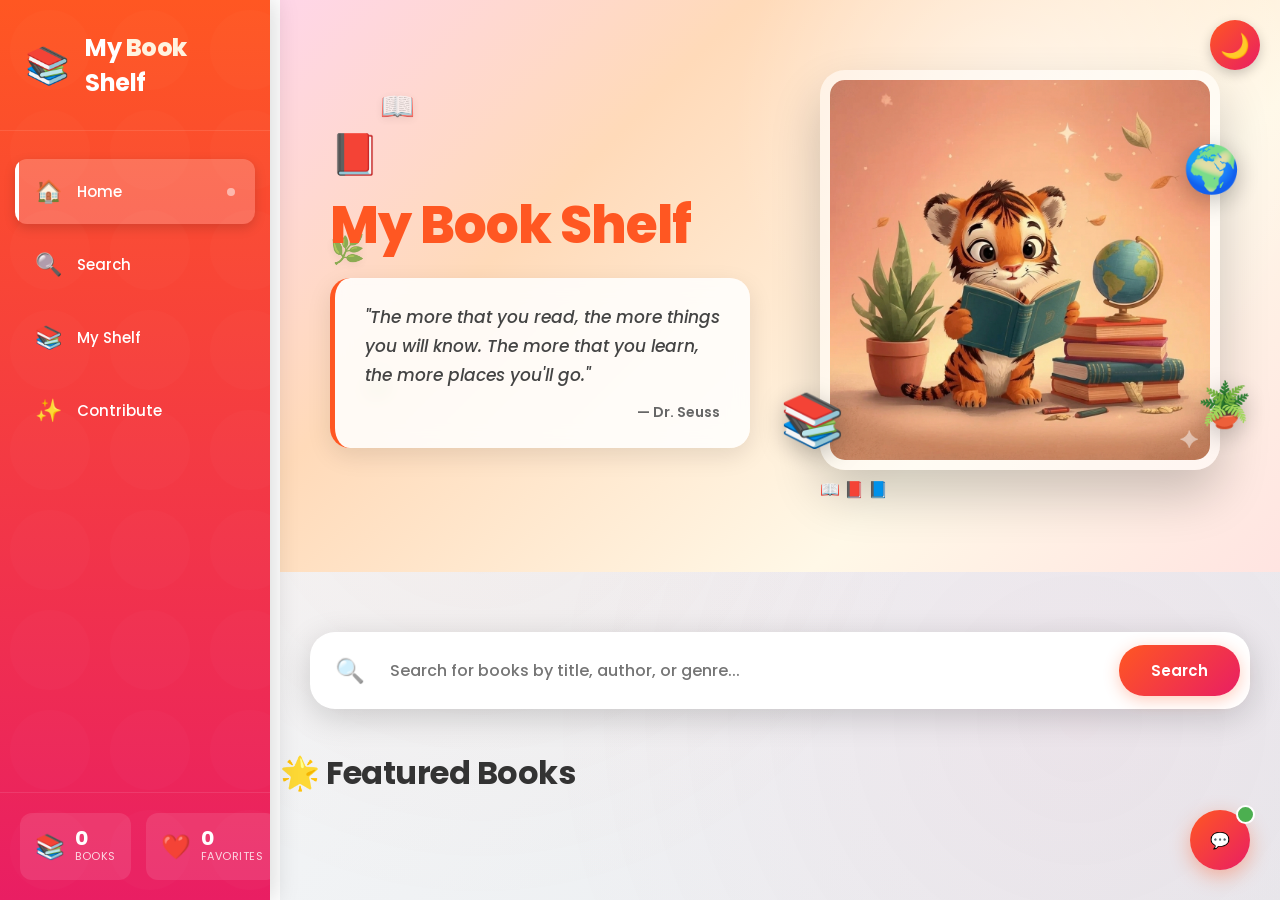
<file: public/index.html>
<!DOCTYPE html>
<html lang="en">
<head>
    <meta charset="UTF-8">
    <meta name="viewport" content="width=device-width, initial-scale=1.0">
    <meta name="description" content="My Book Shelf - Explore diverse collection of books and digital resources">
    <meta name="theme-color" content="#ff5722">
    <title>My Book Shelf - Discover & Read Books</title>
    <link rel="stylesheet" href="css\style.css">
    <link rel="preconnect" href="https://fonts.googleapis.com">
    <link rel="preconnect" href="https://fonts.gstatic.com" crossorigin>
    <link href="https://fonts.googleapis.com/css2?family=Poppins:wght@300;400;500;600;700;800&display=swap" rel="stylesheet">
</head>
<body>
    <!-- Sidebar -->
    <nav class="sidebar" id="sidebar" role="navigation" aria-label="Main navigation">
        <div class="sidebar-header">
            <div class="logo-container">
                <span class="logo-icon">📚</span>
                <h2>My <span>Book</span> Shelf</h2>
            </div>
        </div>
        
        <ul class="nav-menu">
            <li id="home-button" role="button" tabindex="0" class="nav-item">
                <span class="nav-icon">🏠</span>
                <span class="nav-text">Home</span>
                <span class="nav-indicator"></span>
            </li>
            <li id="Search" role="button" tabindex="0" class="nav-item">
                <span class="nav-icon">🔍</span>
                <span class="nav-text">Search</span>
                <span class="nav-indicator"></span>
            </li>
            <li id="My Shelf" role="button" tabindex="0" class="nav-item">
                <span class="nav-icon">📚</span>
                <span class="nav-text">My Shelf</span>
                <span class="nav-indicator"></span>
            </li>
            <li id="Contribute" role="button" tabindex="0" class="nav-item" onclick="window.location.href='contribute.html'">
                <span class="nav-icon">✨</span>
                <span class="nav-text">Contribute</span>
                <span class="nav-indicator"></span>
            </li>
        </ul>
        <div class="sidebar-footer">
            <div class="user-stats">
                <div class="stat-item">
                    <span class="stat-icon">📚</span>
                    <div>
                        <p class="stat-value" id="books-count">0</p>
                        <p class="stat-label">Books</p>
                    </div>
                </div>
                <div class="stat-item">
                    <span class="stat-icon">❤️</span>
                    <div>
                        <p class="stat-value" id="favorites-count">0</p>
                        <p class="stat-label">Favorites</p>
                    </div>
                </div>
            </div>
        </div>
    </nav>

    <!-- Main Content -->
    <main class="main-content">
        <!-- Hero Banner -->
        <section class="hero-banner">
            <!-- <div class="sparkle-particles">
                <span class="particle p1">✨</span>
                <span class="particle p2">⭐</span>
                <span class="particle p3">✨</span>
                <span class="particle p4">💫</span>
                <span class="particle p5">⭐</span>
                <span class="particle p6">✨</span>
                <span class="particle p7">💫</span>
                <span class="particle p8">✨</span>
            </div> -->
            <div class="floating-decor">
                <span class="float-icon book-float-1">📖</span>
                <span class="float-icon sparkle-1">✨</span>
                <span class="float-icon leaf-1">🍃</span>
                <span class="float-icon book-float-2">📚</span>
                <span class="float-icon sparkle-2">⭐</span>
                <span class="float-icon leaf-2">🌿</span>
            </div>
            <div class="hero-content">
                <div class="hero-icon">📕</div>
                <h1>My Book Shelf</h1>
                <div class="hero-quote-card">
                    <p class="hero-quote">"The more that you read, the more things you will know. The more that you learn, the more places you'll go."</p>
                    <p class="hero-author">— Dr. Seuss</p>
                </div>
            </div>
            <div class="hero-illustration">
                <div class="magical-archway">
                    <div class="archway-glow"></div>
                    <div class="tiger-container">
                        <img src="img/tiger.jpg" alt="Cute tiger reading" class="tiger-mascot">
                        <div class="decoration-items">
                            <div class="book-stack">📚</div>
                            <div class="globe">🌍</div>
                            <div class="plant">🪴</div>
                        </div>
                        <div class="floating-books">
                            <span class="fb1">📖</span>
                            <span class="fb2">📕</span>
                            <span class="fb3">📘</span>
                        </div>
                    </div>
                </div>
            </div>
        </section>

        <!-- Header -->
        <header class="header">
            <div class="mobile-nav">
                <a href="index.html" class="mobile-nav-btn">🏠 Home</a>
                <a href="my-shelf.html" class="mobile-nav-btn">📚 My Shelf</a>
                <a href="contribute.html" class="mobile-nav-btn">✨ Contribute</a>
            </div>
            <div class="quote">
                <p>"Welcome to Read Me! Explore our diverse collection of books and digital resources, and enjoy a space dedicated to learning, research, and discovery. Happy reading!"</p>
                <span>- Walt Disney</span>
            </div>
        </header>

        <!-- Search Box -->
        <section class="search-box" role="search">
            <div class="search-container">
                <span class="search-icon">🔍</span>
                <input 
                    type="text" 
                    id="search-input" 
                    placeholder="Search for books by title, author, or genre..."
                    aria-label="Search for books"
                >
                <button id="search-button" aria-label="Search">
                    <span>Search</span>
                    <span class="btn-glow"></span>
                </button>
            </div>
        </section>

        <!-- Books Section -->
        <section class="book-section">
            <div class="section-header">
                <h3>🌟 Featured Books</h3>
                <div class="view-toggle">
                    <button class="view-btn active" data-view="grid" title="Grid View">
                        <span>☷️</span>
                    </button>
                    <button class="view-btn" data-view="list" title="List View">
                        <span>☰</span>
                    </button>
                </div>
            </div>
            <div class="books" id="book-container" role="list"></div>
        </section>
    </main>

    <!-- Chatbot Container -->
    <aside class="chatbot-container" id="chatbot-container" role="complementary" aria-label="Book recommendation chatbot">
        <div class="chatbot-header">
            <h4>📖 Book Bot</h4>
            <button id="close-chatbot" aria-label="Close chatbot">×</button>
        </div>
        <div class="chatbot-body" id="chatbot-body">
            <div class="chatbot-message bot">
                👋 Hello! Please select a genre to explore books:
            </div>
            <div id="genre-options" class="genre-options" role="list">
                <!-- Genre buttons dynamically added here -->
            </div>
        </div>
        <div class="chatbot-input-container">
            <input type="text" id="chatbot-input" placeholder="Ask me about books..." aria-label="Chat input">
            <button id="chatbot-send" aria-label="Send message">➤</button>
        </div>
    </aside>

    <!-- Chatbot Toggle Button -->
    <button id="chatbot-toggle" aria-label="Open book recommendation chatbot">💬</button>

    <!-- Dark Mode Toggle -->
    <button id="dark-mode-toggle" class="dark-mode-toggle" aria-label="Toggle dark mode">🌙</button>

    <!-- Quick Actions Menu -->
    <div class="quick-actions" id="quick-actions">
        <button class="quick-action-btn" id="filter-btn" title="Filter Books">
            <span>🔍</span>
        </button>
        <button class="quick-action-btn" id="view-favorites-btn" title="View Favorites">
            <span>❤️</span>
        </button>
        <button class="quick-action-btn" id="random-book-btn" title="Random Book">
            <span>🎲</span>
        </button>
    </div>

    <!-- Book Preview Modal -->
    <div class="modal" id="book-modal">
        <div class="modal-content">
            <button class="modal-close" id="modal-close">&times;</button>
            <div class="modal-body" id="modal-body">
                <!-- Book details will be inserted here -->
            </div>
        </div>
    </div>

    <!-- Book Reader Modal -->
    <div class="book-reader-modal" id="book-reader-modal">
        <div class="book-reader-container">
            <div class="book-reader-header">
                <div class="book-reader-title" id="reader-book-title">Book Reader</div>
                <button class="book-reader-close" id="reader-close">&times;</button>
            </div>
            <div class="book-reader-content" id="reader-content">
                <!-- Full book content will be loaded here -->
            </div>
        </div>
    </div>

    <!-- Filter Panel -->
    <div class="filter-panel" id="filter-panel">
        <div class="filter-header">
            <h3>Filter Books</h3>
            <button id="close-filter">&times;</button>
        </div>
        <div class="filter-content">
            <div class="filter-group">
                <label>Sort By:</label>
                <select id="sort-select">
                    <option value="relevance">Relevance</option>
                    <option value="newest">Newest</option>
                    <option value="title">Title (A-Z)</option>
                </select>
            </div>
            <div class="filter-group">
                <label>Language:</label>
                <select id="language-select">
                    <option value="">All Languages</option>
                    <option value="en">English</option>
                    <option value="es">Spanish</option>
                    <option value="fr">French</option>
                </select>
            </div>
            <button class="apply-filter-btn" id="apply-filter">Apply Filters</button>
        </div>
    </div>

    <script src="script.js"></script>
    <script>
    window.addEventListener('load', function() {
        var container = document.getElementById('book-container');
        if (!container) return;
        setTimeout(function() {
            if (container.children.length === 0 || container.querySelector('.skeleton')) {
                var books = [
                    { id: 's1', title: 'The Midnight Library', author: 'Matt Haig', img: 'https://covers.openlibrary.org/b/id/10909258-M.jpg', link: 'https://openlibrary.org/works/OL20652688W' },
                    { id: 's2', title: 'Atomic Habits', author: 'James Clear', img: 'https://covers.openlibrary.org/b/id/10527843-M.jpg', link: 'https://openlibrary.org/works/OL17930368W' },
                    { id: 's3', title: 'Sapiens', author: 'Yuval Noah Harari', img: 'https://covers.openlibrary.org/b/id/8739161-M.jpg', link: 'https://openlibrary.org/works/OL17335652W' },
                    { id: 's4', title: 'Dune', author: 'Frank Herbert', img: 'https://covers.openlibrary.org/b/id/8231856-M.jpg', link: 'https://openlibrary.org/works/OL818020W' },
                    { id: 's5', title: 'The Great Gatsby', author: 'F. Scott Fitzgerald', img: 'https://covers.openlibrary.org/b/id/7222246-M.jpg', link: 'https://openlibrary.org/works/OL468431W' },
                    { id: 's6', title: '1984', author: 'George Orwell', img: 'https://covers.openlibrary.org/b/id/8575708-M.jpg', link: 'https://openlibrary.org/works/OL1168007W' },
                    { id: 's7', title: 'To Kill a Mockingbird', author: 'Harper Lee', img: 'https://covers.openlibrary.org/b/id/8228691-M.jpg', link: 'https://openlibrary.org/works/OL450749W' },
                    { id: 's8', title: 'Pride and Prejudice', author: 'Jane Austen', img: 'https://covers.openlibrary.org/b/id/8235657-M.jpg', link: 'https://openlibrary.org/works/OL66554W' },
                    { id: 's9', title: 'The Alchemist', author: 'Paulo Coelho', img: 'https://covers.openlibrary.org/b/id/8479576-M.jpg', link: 'https://openlibrary.org/works/OL16328948W' },
                    { id: 's10', title: 'Harry Potter', author: 'J.K. Rowling', img: 'https://covers.openlibrary.org/b/id/10521270-M.jpg', link: 'https://openlibrary.org/works/OL82563W' },
                    { id: 's11', title: 'The Hobbit', author: 'J.R.R. Tolkien', img: 'https://covers.openlibrary.org/b/id/8406786-M.jpg', link: 'https://openlibrary.org/works/OL262758W' },
                    { id: 's12', title: 'Educated', author: 'Tara Westover', img: 'https://covers.openlibrary.org/b/id/9256188-M.jpg', link: 'https://openlibrary.org/works/OL17756329W' },
                    { id: 's13', title: 'Brave New World', author: 'Aldous Huxley', img: 'https://covers.openlibrary.org/b/id/8406782-M.jpg', link: 'https://openlibrary.org/works/OL81350W' },
                    { id: 's14', title: 'The Da Vinci Code', author: 'Dan Brown', img: 'https://covers.openlibrary.org/b/id/8406784-M.jpg', link: 'https://openlibrary.org/works/OL16328949W' },
                    { id: 's15', title: 'Rich Dad Poor Dad', author: 'Robert Kiyosaki', img: 'https://covers.openlibrary.org/b/id/8739085-M.jpg', link: 'https://openlibrary.org/works/OL81624W' },
                    { id: 's16', title: 'Sherlock Holmes', author: 'Arthur Conan Doyle', img: 'https://covers.openlibrary.org/b/id/8231991-M.jpg', link: 'https://openlibrary.org/works/OL262759W' }
                ];
                container.innerHTML = '';
                books.forEach(function(book) {
                    var div = document.createElement('div');
                    div.className = 'book-item';
                    div.innerHTML = '<button class="favorite-btn" onclick="handleFavorite(\'' + book.id + '\', this, event)">🤍</button>' +
                        '<img src="' + book.img + '" alt="' + book.title + '" loading="lazy" onerror="this.src=\'https://via.placeholder.com/150x200?text=No+Cover\'">' +
                        '<p>' + book.title + '</p>' +
                        '<p class="book-author-small">' + book.author + '</p>' +
                        '<div class="book-actions">' +
                        '<button class="read-btn" onclick="window.open(\'' + book.link + '\',\'_blank\')">Read Now</button>' +
                        '<button class="add-shelf-btn" onclick="addToShelf(\'' + book.id + '\',\'' + book.title + '\',\'' + book.author + '\',\'' + book.img + '\',this,event)">+ Add to Shelf</button>' +
                        '</div>';
                    container.appendChild(div);
                });
            }
        }, 3000);
    });
    </script>
</body>
</html>
</file>
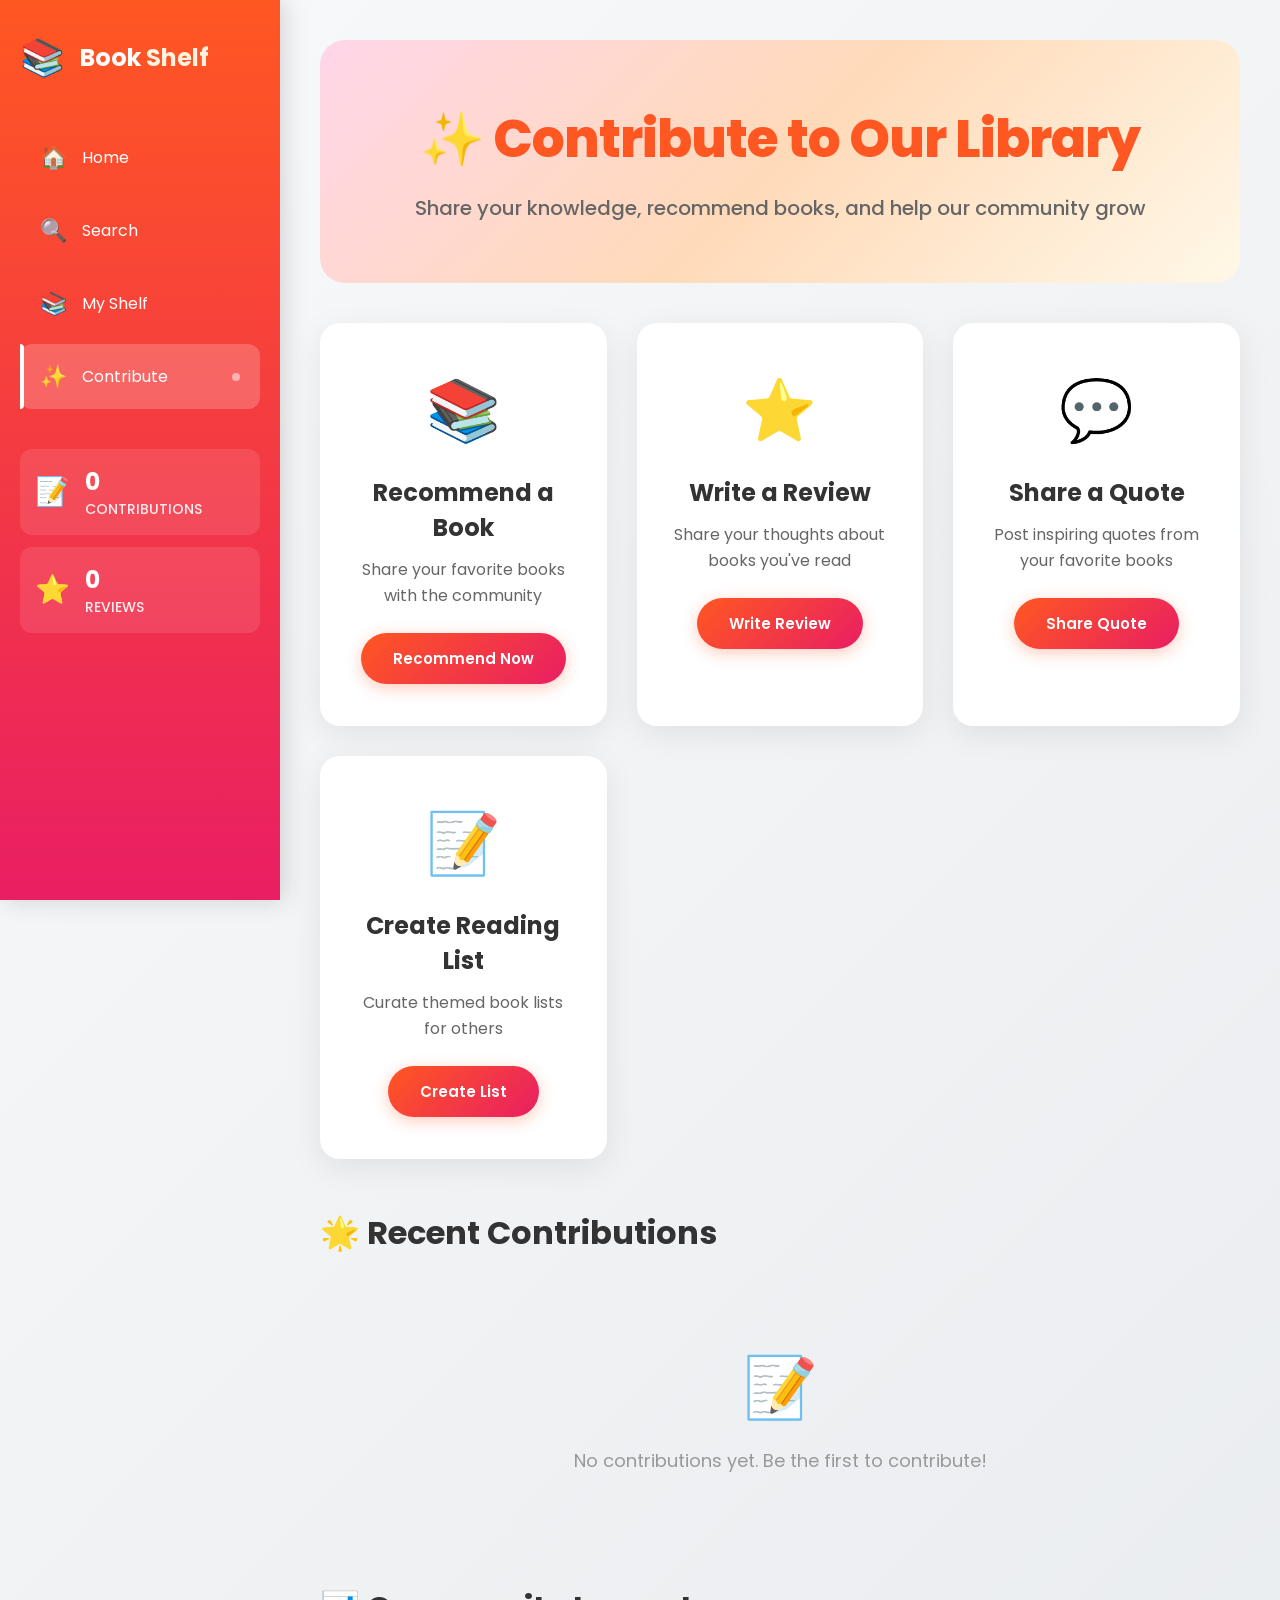
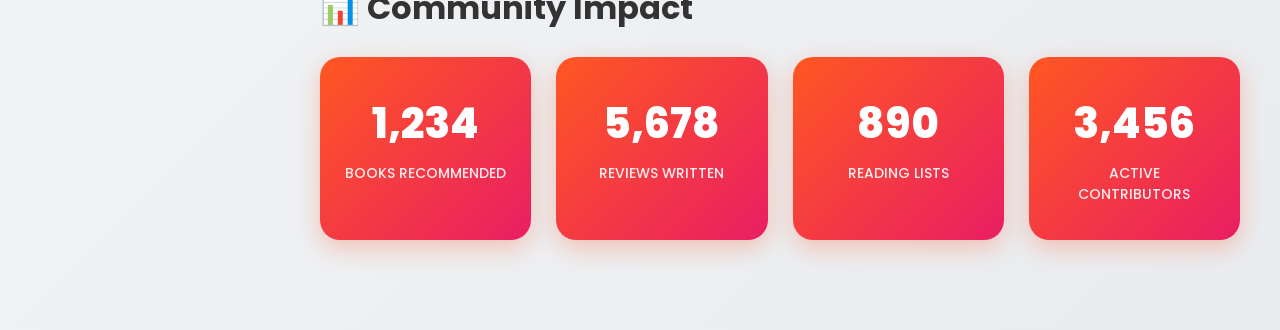
<file: public/contribute.html>
<!DOCTYPE html>
<html lang="en">
<head>
    <meta charset="UTF-8">
    <meta name="viewport" content="width=device-width, initial-scale=1.0">
    <title>Contribute - My Book Shelf</title>
    <link rel="stylesheet" href="css/contribute.css">
    <link rel="preconnect" href="https://fonts.googleapis.com">
    <link rel="preconnect" href="https://fonts.gstatic.com" crossorigin>
    <link href="https://fonts.googleapis.com/css2?family=Poppins:wght@300;400;500;600;700;800&display=swap" rel="stylesheet">
</head>
<body>
    <!-- Sidebar -->
    <nav class="sidebar">
        <div class="sidebar-header">
            <div class="logo-container">
                <span class="logo-icon">📚</span>
                <h2>Book <span>Shelf</span></h2>
            </div>
        </div>
        <ul class="nav-menu">
            <li class="nav-item" onclick="window.location.href='index.html'">
                <span class="nav-icon">🏠</span>
                <span class="nav-text">Home</span>
                <span class="nav-indicator"></span>
            </li>
            <li class="nav-item" onclick="window.location.href='index.html'">
                <span class="nav-icon">🔍</span>
                <span class="nav-text">Search</span>
                <span class="nav-indicator"></span>
            </li>
            <li class="nav-item" onclick="window.location.href='my-shelf.html'">
                <span class="nav-icon">📚</span>
                <span class="nav-text">My Shelf</span>
                <span class="nav-indicator"></span>
            </li>
            <li class="nav-item active">
                <span class="nav-icon">✨</span>
                <span class="nav-text">Contribute</span>
                <span class="nav-indicator"></span>
            </li>
        </ul>
        <div class="sidebar-footer">
            <div class="user-stats">
                <div class="stat-item">
                    <span class="stat-icon">📝</span>
                    <div>
                        <p class="stat-value" id="contributions-count">0</p>
                        <p class="stat-label">Contributions</p>
                    </div>
                </div>
                <div class="stat-item">
                    <span class="stat-icon">⭐</span>
                    <div>
                        <p class="stat-value" id="reviews-count">0</p>
                        <p class="stat-label">Reviews</p>
                    </div>
                </div>
            </div>
        </div>
    </nav>

    <!-- Main Content -->
    <main class="main-content">
        <!-- Mobile Nav -->
        <div class="mobile-nav">
            <a href="index.html" class="mobile-nav-btn">🏠 Home</a>
            <a href="my-shelf.html" class="mobile-nav-btn">📚 My Shelf</a>
            <a href="contribute.html" class="mobile-nav-btn active">✨ Contribute</a>
        </div>
        <!-- Hero Section -->
        <div class="hero-section">
            <div class="floating-elements">
                <!-- <span class="float-icon">✨</span>
                <span class="float-icon">📖</span>
                <span class="float-icon">💡</span>
                <span class="float-icon">🎯</span> -->
            </div>
            <div class="hero-content">
                <h1 class="page-title">✨ Contribute to Our Library</h1>
                <p class="page-subtitle">Share your knowledge, recommend books, and help our community grow</p>
            </div>
        </div>

        <!-- Contribution Options -->
        <div class="contribution-cards">
            <div class="contrib-card" onclick="openModal('book-modal')">
                <div class="card-icon">📚</div>
                <h3>Recommend a Book</h3>
                <p>Share your favorite books with the community</p>
                <button class="card-btn">Recommend Now</button>
            </div>

            <div class="contrib-card" onclick="openModal('review-modal')">
                <div class="card-icon">⭐</div>
                <h3>Write a Review</h3>
                <p>Share your thoughts about books you've read</p>
                <button class="card-btn">Write Review</button>
            </div>

            <div class="contrib-card" onclick="openModal('quote-modal')">
                <div class="card-icon">💬</div>
                <h3>Share a Quote</h3>
                <p>Post inspiring quotes from your favorite books</p>
                <button class="card-btn">Share Quote</button>
            </div>

            <div class="contrib-card" onclick="openModal('list-modal')">
                <div class="card-icon">📝</div>
                <h3>Create Reading List</h3>
                <p>Curate themed book lists for others</p>
                <button class="card-btn">Create List</button>
            </div>
        </div>

        <!-- Recent Contributions -->
        <div class="recent-section">
            <h2>🌟 Recent Contributions</h2>
            <div class="contributions-list" id="contributions-list">
                <!-- Contributions will be added here -->
            </div>
        </div>

        <!-- Community Stats -->
        <div class="stats-section">
            <h2>📊 Community Impact</h2>
            <div class="stats-grid">
                <div class="stat-box">
                    <div class="stat-number">1,234</div>
                    <div class="stat-label">Books Recommended</div>
                </div>
                <div class="stat-box">
                    <div class="stat-number">5,678</div>
                    <div class="stat-label">Reviews Written</div>
                </div>
                <div class="stat-box">
                    <div class="stat-number">890</div>
                    <div class="stat-label">Reading Lists</div>
                </div>
                <div class="stat-box">
                    <div class="stat-number">3,456</div>
                    <div class="stat-label">Active Contributors</div>
                </div>
            </div>
        </div>
    </main>

    <!-- Book Recommendation Modal -->
    <div class="modal" id="book-modal">
        <div class="modal-content">
            <button class="modal-close" onclick="closeModal('book-modal')">&times;</button>
            <h3>📚 Recommend a Book</h3>
            <form class="contrib-form" onsubmit="submitBook(event)">
                <input type="text" placeholder="Book Title *" required>
                <input type="text" placeholder="Author Name *" required>
                <input type="text" placeholder="Genre">
                <textarea placeholder="Why do you recommend this book? *" rows="4" required></textarea>
                <div class="form-actions">
                    <button type="button" class="btn-secondary" onclick="closeModal('book-modal')">Cancel</button>
                    <button type="submit" class="btn-primary">Submit</button>
                </div>
            </form>
        </div>
    </div>

    <!-- Review Modal -->
    <div class="modal" id="review-modal">
        <div class="modal-content">
            <button class="modal-close" onclick="closeModal('review-modal')">&times;</button>
            <h3>⭐ Write a Review</h3>
            <form class="contrib-form" onsubmit="submitReview(event)">
                <input type="text" placeholder="Book Title *" required>
                <div class="rating-input">
                    <label>Rating:</label>
                    <div class="stars">
                        <span class="star" data-rating="1">☆</span>
                        <span class="star" data-rating="2">☆</span>
                        <span class="star" data-rating="3">☆</span>
                        <span class="star" data-rating="4">☆</span>
                        <span class="star" data-rating="5">☆</span>
                    </div>
                </div>
                <textarea placeholder="Your review *" rows="5" required></textarea>
                <div class="form-actions">
                    <button type="button" class="btn-secondary" onclick="closeModal('review-modal')">Cancel</button>
                    <button type="submit" class="btn-primary">Submit Review</button>
                </div>
            </form>
        </div>
    </div>

    <!-- Quote Modal -->
    <div class="modal" id="quote-modal">
        <div class="modal-content">
            <button class="modal-close" onclick="closeModal('quote-modal')">&times;</button>
            <h3>💬 Share a Quote</h3>
            <form class="contrib-form" onsubmit="submitQuote(event)">
                <textarea placeholder="Enter the quote *" rows="3" required></textarea>
                <input type="text" placeholder="Book Title *" required>
                <input type="text" placeholder="Author Name *" required>
                <div class="form-actions">
                    <button type="button" class="btn-secondary" onclick="closeModal('quote-modal')">Cancel</button>
                    <button type="submit" class="btn-primary">Share Quote</button>
                </div>
            </form>
        </div>
    </div>

    <!-- Reading List Modal -->
    <div class="modal" id="list-modal">
        <div class="modal-content">
            <button class="modal-close" onclick="closeModal('list-modal')">&times;</button>
            <h3>📝 Create Reading List</h3>
            <form class="contrib-form" onsubmit="submitList(event)">
                <input type="text" placeholder="List Title *" required>
                <input type="text" placeholder="Theme/Category *" required>
                <textarea placeholder="List Description *" rows="3" required></textarea>
                <textarea placeholder="Add books (one per line) *" rows="5" required></textarea>
                <div class="form-actions">
                    <button type="button" class="btn-secondary" onclick="closeModal('list-modal')">Cancel</button>
                    <button type="submit" class="btn-primary">Create List</button>
                </div>
            </form>
        </div>
    </div>

    <script src="contribute.js"></script>
</body>
</html>
</file>
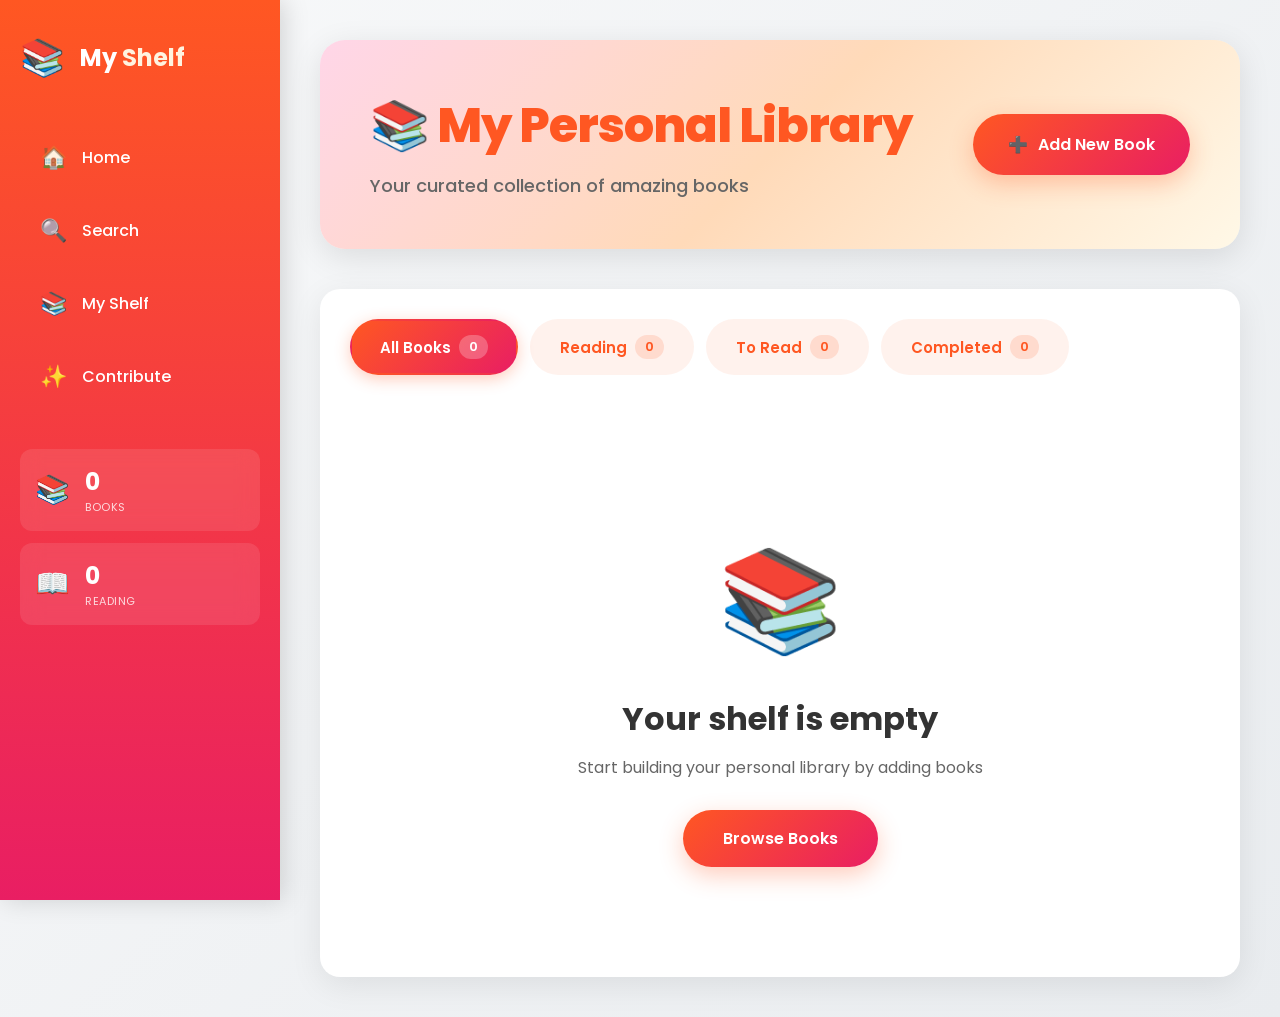
<file: public/my-shelf.html>
<!DOCTYPE html>
<html lang="en">
<head>
    <meta charset="UTF-8">
    <meta name="viewport" content="width=device-width, initial-scale=1.0">
    <title>My Shelf - My Book Shelf</title>
    <link rel="stylesheet" href="css/my-shelf.css">
    <link rel="preconnect" href="https://fonts.googleapis.com">
    <link rel="preconnect" href="https://fonts.gstatic.com" crossorigin>
    <link href="https://fonts.googleapis.com/css2?family=Poppins:wght@300;400;500;600;700;800&display=swap" rel="stylesheet">
</head>
<body>
    <!-- Sidebar -->
    <nav class="sidebar">
        <div class="sidebar-header">
            <div class="logo-container">
                <span class="logo-icon">📚</span>
                <h2>My <span>Shelf</span></h2>
            </div>
        </div>
        <ul class="nav-menu">
            <li class="nav-item" onclick="window.location.href='index.html'">
                <span class="nav-icon">🏠</span>
                <span class="nav-text">Home</span>
                <span class="nav-indicator"></span>
            </li>
            <li class="nav-item" onclick="window.location.href='index.html'">
                <span class="nav-icon">🔍</span>
                <span class="nav-text">Search</span>
                <span class="nav-indicator"></span>
            </li>
            <li class="nav-item" onclick="window.location.href='my-shelf.html'">
                <span class="nav-icon">📚</span>
                <span class="nav-text">My Shelf</span>
                <span class="nav-indicator"></span>
            </li>
            <li class="nav-item" onclick="window.location.href='contribute.html'">
                <span class="nav-icon">✨</span>
                <span class="nav-text">Contribute</span>
                <span class="nav-indicator"></span>
            </li>
        </ul>
        <div class="sidebar-footer">
            <div class="user-stats">
                <div class="stat-item">
                    <span class="stat-icon">📚</span>
                    <div>
                        <p class="stat-value" id="total-books">0</p>
                        <p class="stat-label">Books</p>
                    </div>
                </div>
                <div class="stat-item">
                    <span class="stat-icon">📖</span>
                    <div>
                        <p class="stat-value" id="reading-count">0</p>
                        <p class="stat-label">Reading</p>
                    </div>
                </div>
            </div>
        </div>
    </nav>

    <!-- Main Content -->
    <main class="main-content">
        <!-- Mobile Nav -->
        <div class="mobile-nav">
            <a href="index.html" class="mobile-nav-btn">🏠 Home</a>
            <a href="my-shelf.html" class="mobile-nav-btn active">📚 My Shelf</a>
            <a href="contribute.html" class="mobile-nav-btn">✨ Contribute</a>
        </div>
        <div class="hero-section">
            <div class="floating-elements">
                <!-- <span class="float-book">📖</span>
                <span class="float-star">⭐</span>
                <span class="float-heart">❤️</span> -->
            </div>
            <div class="hero-content">
                <h1 class="page-title">📚 My Personal Library</h1>
                <p class="page-subtitle">Your curated collection of amazing books</p>
            </div>
            <button class="add-book-btn" onclick="window.location.href='index.html'">
                <span>➕</span> Add New Book
            </button>
        </div>

        <div class="shelf-container">
            <div class="shelf-tabs">
                <button class="tab-btn active" data-filter="all">All Books <span class="count" id="all-count">0</span></button>
                <button class="tab-btn" data-filter="reading">Reading <span class="count" id="reading-tab-count">0</span></button>
                <button class="tab-btn" data-filter="saved">To Read <span class="count" id="saved-count">0</span></button>
                <button class="tab-btn" data-filter="completed">Completed <span class="count" id="completed-count">0</span></button>
            </div>

            <div class="books-grid" id="books-grid">
                <!-- Book cards will be inserted here -->
            </div>

            <div class="empty-state" id="empty-state">
                <div class="empty-illustration">📚</div>
                <h3>Your shelf is empty</h3>
                <p>Start building your personal library by adding books</p>
                <button class="browse-btn" onclick="window.location.href='index.html'">Browse Books</button>
            </div>
        </div>
    </main>

    <!-- Progress Modal -->
    <div class="modal" id="progress-modal">
        <div class="modal-content">
            <button class="modal-close" onclick="closeProgressModal()">&times;</button>
            <h3>📖 Update Reading Progress</h3>
            <div class="progress-slider-container">
                <input type="range" min="0" max="100" value="0" class="progress-slider" id="progress-slider">
                <p class="progress-value"><span id="progress-display">0</span>%</p>
            </div>
            <div class="modal-actions">
                <button class="btn-secondary" onclick="closeProgressModal()">Cancel</button>
                <button class="btn-primary" onclick="saveProgress()">Save Progress</button>
            </div>
        </div>
    </div>

    <script src="my-shelf.js"></script>
</body>
</html>
</file>
<file: public/css/contribute.css>
* {
    margin: 0;
    padding: 0;
    box-sizing: border-box;
    font-family: 'Poppins', sans-serif;
}

:root {
    --primary: #ff5722;
    --secondary: #e91e63;
    --transition: all 0.3s cubic-bezier(0.4, 0, 0.2, 1);
}

body {
    background: linear-gradient(135deg, #f8f9fa 0%, #e9ecef 100%);
    min-height: 100vh;
    display: flex;
    overflow-x: hidden;
}

/* Sidebar */
.sidebar {
    width: 280px;
    background: linear-gradient(180deg, #ff5722 0%, #e91e63 100%);
    color: white;
    padding: 30px 20px;
    position: fixed;
    height: 100vh;
    overflow-y: auto;
    box-shadow: 4px 0 24px rgba(0, 0, 0, 0.15);
    z-index: 100;
}

.logo-container {
    display: flex;
    align-items: center;
    gap: 15px;
    margin-bottom: 40px;
}

.logo-icon {
    font-size: 36px;
    animation: bounce 2s ease-in-out infinite;
}

@keyframes bounce {
    0%, 100% { transform: translateY(0); }
    50% { transform: translateY(-10px); }
}

.sidebar h2 {
    font-size: 24px;
    font-weight: 700;
}

.sidebar h2 span {
    color: #fff3e0;
}

.nav-menu {
    list-style: none;
    margin-bottom: 40px;
}

.nav-item {
    display: flex;
    align-items: center;
    gap: 15px;
    padding: 16px 20px;
    margin-bottom: 8px;
    border-radius: 12px;
    cursor: pointer;
    transition: var(--transition);
    position: relative;
}

.nav-item::before {
    content: '';
    position: absolute;
    left: 0;
    height: 100%;
    width: 4px;
    background: #fff;
    transform: scaleY(0);
    transition: var(--transition);
    border-radius: 0 4px 4px 0;
}

.nav-item:hover::before,
.nav-item.active::before {
    transform: scaleY(1);
}

.nav-item:hover {
    background: rgba(255, 255, 255, 0.15);
    transform: translateX(8px);
}

.nav-item.active {
    background: rgba(255, 255, 255, 0.2);
}

.nav-icon {
    font-size: 22px;
}

.nav-indicator {
    width: 8px;
    height: 8px;
    background: rgba(255, 255, 255, 0.5);
    border-radius: 50%;
    opacity: 0;
    transition: var(--transition);
    margin-left: auto;
}

.nav-item:hover .nav-indicator,
.nav-item.active .nav-indicator {
    opacity: 1;
}

.sidebar-footer {
    margin-top: auto;
}

.user-stats {
    display: flex;
    flex-direction: column;
    gap: 12px;
}

.stat-item {
    display: flex;
    align-items: center;
    gap: 15px;
    padding: 15px;
    background: rgba(255, 255, 255, 0.1);
    border-radius: 12px;
    transition: var(--transition);
}

.stat-item:hover {
    background: rgba(255, 255, 255, 0.15);
    transform: translateY(-3px);
}

.stat-icon {
    font-size: 28px;
}

.stat-value {
    font-size: 24px;
    font-weight: 700;
}

.stat-label {
    font-size: 11px;
    opacity: 0.8;
    text-transform: uppercase;
}

/* Main Content */
.main-content {
    margin-left: 280px;
    flex: 1;
    padding: 40px;
}

/* Hero Section */
.hero-section {
    background: linear-gradient(135deg, #FFD6E8 0%, #FFDAB9 50%, #FFF8E7 100%);
    border-radius: 25px;
    padding: 60px;
    margin-bottom: 40px;
    position: relative;
    overflow: hidden;
    text-align: center;
}

.floating-elements {
    position: absolute;
    width: 100%;
    height: 100%;
    top: 0;
    left: 0;
    pointer-events: none;
}

.float-icon {
    position: absolute;
    font-size: 40px;
    animation: float 4s ease-in-out infinite;
}

.float-icon:nth-child(1) { top: 20%; left: 10%; animation-delay: 0s; }
.float-icon:nth-child(2) { top: 60%; right: 15%; animation-delay: 1s; }
.float-icon:nth-child(3) { bottom: 20%; left: 20%; animation-delay: 2s; }
.float-icon:nth-child(4) { top: 40%; right: 10%; animation-delay: 1.5s; }

@keyframes float {
    0%, 100% { transform: translateY(0px); }
    50% { transform: translateY(-20px); }
}

.hero-content {
    position: relative;
    z-index: 1;
}

.page-title {
    font-size: 52px;
    font-weight: 800;
    color: #ff5722;
    margin-bottom: 15px;
    letter-spacing: -1px;
}

.page-subtitle {
    font-size: 20px;
    color: #666;
    font-weight: 500;
}

/* Contribution Cards */
.contribution-cards {
    display: grid;
    grid-template-columns: repeat(auto-fit, minmax(280px, 1fr));
    gap: 30px;
    margin-bottom: 50px;
}

.contrib-card {
    background: white;
    border-radius: 20px;
    padding: 40px 30px;
    text-align: center;
    box-shadow: 0 8px 32px rgba(0, 0, 0, 0.08);
    transition: var(--transition);
    cursor: pointer;
    border: 2px solid transparent;
}

.contrib-card:hover {
    transform: translateY(-10px);
    box-shadow: 0 16px 48px rgba(0, 0, 0, 0.12);
    border-color: rgba(255, 87, 34, 0.3);
}

.card-icon {
    font-size: 60px;
    margin-bottom: 20px;
    animation: pulse 2s ease-in-out infinite;
}

@keyframes pulse {
    0%, 100% { transform: scale(1); }
    50% { transform: scale(1.1); }
}

.contrib-card h3 {
    font-size: 24px;
    color: #333;
    margin-bottom: 12px;
    font-weight: 700;
}

.contrib-card p {
    color: #666;
    margin-bottom: 25px;
    line-height: 1.6;
}

.card-btn {
    background: linear-gradient(135deg, #ff5722, #e91e63);
    color: white;
    border: none;
    padding: 14px 32px;
    border-radius: 50px;
    font-size: 15px;
    font-weight: 600;
    cursor: pointer;
    transition: var(--transition);
    box-shadow: 0 4px 16px rgba(255, 87, 34, 0.3);
}

.card-btn:hover {
    transform: scale(1.05);
    box-shadow: 0 6px 20px rgba(255, 87, 34, 0.4);
}

/* Recent Section */
.recent-section {
    margin-bottom: 50px;
}

.recent-section h2 {
    font-size: 32px;
    color: #333;
    margin-bottom: 25px;
    font-weight: 700;
}

.contributions-list {
    display: grid;
    gap: 20px;
}

.contribution-item {
    background: white;
    border-radius: 15px;
    padding: 25px;
    box-shadow: 0 4px 16px rgba(0, 0, 0, 0.08);
    display: flex;
    gap: 20px;
    align-items: start;
    transition: var(--transition);
}

.contribution-item:hover {
    transform: translateX(5px);
    box-shadow: 0 6px 20px rgba(0, 0, 0, 0.12);
}

.contrib-icon {
    font-size: 40px;
    flex-shrink: 0;
}

.contrib-content {
    flex: 1;
}

.contrib-title {
    font-size: 18px;
    font-weight: 700;
    color: #333;
    margin-bottom: 8px;
}

.contrib-text {
    color: #666;
    line-height: 1.6;
    margin-bottom: 10px;
}

.contrib-meta {
    font-size: 13px;
    color: #999;
}

/* Stats Section */
.stats-section {
    margin-bottom: 50px;
}

.stats-section h2 {
    font-size: 32px;
    color: #333;
    margin-bottom: 25px;
    font-weight: 700;
}

.stats-grid {
    display: grid;
    grid-template-columns: repeat(auto-fit, minmax(200px, 1fr));
    gap: 25px;
}

.stat-box {
    background: linear-gradient(135deg, #ff5722, #e91e63);
    color: white;
    border-radius: 20px;
    padding: 35px 25px;
    text-align: center;
    box-shadow: 0 8px 24px rgba(255, 87, 34, 0.3);
    transition: var(--transition);
}

.stat-box:hover {
    transform: translateY(-5px);
    box-shadow: 0 12px 32px rgba(255, 87, 34, 0.4);
}

.stat-number {
    font-size: 42px;
    font-weight: 800;
    margin-bottom: 8px;
}

.stat-label {
    font-size: 14px;
    opacity: 0.9;
    font-weight: 500;
}

/* Modal */
.modal {
    display: none;
    position: fixed;
    top: 0;
    left: 0;
    width: 100%;
    height: 100%;
    background: rgba(0, 0, 0, 0.7);
    backdrop-filter: blur(5px);
    z-index: 1000;
    align-items: center;
    justify-content: center;
}

.modal.active {
    display: flex;
}

.modal-content {
    background: white;
    border-radius: 25px;
    padding: 40px;
    max-width: 550px;
    width: 90%;
    position: relative;
    box-shadow: 0 20px 60px rgba(0, 0, 0, 0.3);
    animation: zoomIn 0.3s ease;
}

@keyframes zoomIn {
    from { transform: scale(0.9); opacity: 0; }
    to { transform: scale(1); opacity: 1; }
}

.modal-close {
    position: absolute;
    top: 15px;
    right: 15px;
    background: rgba(255, 87, 34, 0.1);
    border: none;
    width: 40px;
    height: 40px;
    border-radius: 50%;
    font-size: 24px;
    cursor: pointer;
    color: #ff5722;
    transition: var(--transition);
}

.modal-close:hover {
    background: rgba(255, 87, 34, 0.2);
    transform: rotate(90deg);
}

.modal h3 {
    font-size: 28px;
    color: #333;
    margin-bottom: 25px;
    font-weight: 700;
}

.contrib-form {
    display: flex;
    flex-direction: column;
    gap: 15px;
}

.contrib-form input,
.contrib-form textarea {
    padding: 15px;
    border: 2px solid #e0e0e0;
    border-radius: 12px;
    font-size: 15px;
    transition: var(--transition);
    font-family: 'Poppins', sans-serif;
}

.contrib-form input:focus,
.contrib-form textarea:focus {
    outline: none;
    border-color: #ff5722;
    box-shadow: 0 0 0 3px rgba(255, 87, 34, 0.1);
}

.rating-input {
    display: flex;
    align-items: center;
    gap: 15px;
}

.stars {
    display: flex;
    gap: 5px;
}

.star {
    font-size: 32px;
    cursor: pointer;
    transition: var(--transition);
    color: #ddd;
}

.star:hover,
.star.active {
    color: #ffc107;
    transform: scale(1.2);
}

.form-actions {
    display: flex;
    gap: 15px;
    margin-top: 10px;
}

.form-actions button {
    flex: 1;
    padding: 16px;
    border: none;
    border-radius: 50px;
    font-size: 16px;
    font-weight: 600;
    cursor: pointer;
    transition: var(--transition);
}

.btn-secondary {
    background: #e0e0e0;
    color: #666;
}

.btn-primary {
    background: linear-gradient(135deg, #ff5722, #e91e63);
    color: white;
    box-shadow: 0 4px 16px rgba(255, 87, 34, 0.3);
}

.form-actions button:hover {
    transform: translateY(-2px);
}

/* Responsive */
@media (max-width: 768px) {
    .sidebar {
        transform: translateX(-100%);
    }

    .main-content {
        margin-left: 0;
        padding: 20px;
    }

    .hero-section {
        padding: 40px 25px;
    }

    .page-title {
        font-size: 36px;
    }

    .contribution-cards {
        grid-template-columns: 1fr;
    }

    .stats-grid {
        grid-template-columns: repeat(2, 1fr);
    }
}


/* ==================== MOBILE NAV ==================== */
.mobile-nav {
    display: none;
    gap: 10px;
    margin-bottom: 20px;
}

.mobile-nav-btn {
    flex: 1;
    text-align: center;
    padding: 14px 10px;
    background: linear-gradient(135deg, #ff5722, #e91e63);
    color: white;
    text-decoration: none;
    border-radius: 12px;
    font-size: 14px;
    font-weight: 600;
    box-shadow: 0 4px 12px rgba(255, 87, 34, 0.3);
    transition: all 0.3s ease;
}

.mobile-nav-btn.active {
    background: linear-gradient(135deg, #e91e63, #ff5722);
}

.mobile-nav-btn:hover {
    transform: translateY(-2px);
}

/* ==================== FULL RESPONSIVE ==================== */
@media (max-width: 768px) {
    .sidebar {
        display: none;
    }

    .main-content {
        margin-left: 0 !important;
        padding: 15px !important;
    }

    .mobile-nav {
        display: flex;
    }

    .hero-section {
        padding: 30px 20px;
    }

    .page-title {
        font-size: 28px;
    }

    .page-subtitle {
        font-size: 15px;
    }

    .contribution-cards {
        grid-template-columns: 1fr 1fr;
        gap: 15px;
    }

    .contrib-card {
        padding: 25px 15px;
    }

    .card-icon {
        font-size: 40px;
        margin-bottom: 12px;
    }

    .contrib-card h3 {
        font-size: 16px;
    }

    .contrib-card p {
        font-size: 12px;
        margin-bottom: 15px;
    }

    .card-btn {
        padding: 10px 20px;
        font-size: 13px;
    }

    .recent-section h2,
    .stats-section h2 {
        font-size: 24px;
    }

    .contribution-item {
        flex-direction: column;
        gap: 10px;
        padding: 20px;
    }

    .stats-grid {
        grid-template-columns: repeat(2, 1fr);
        gap: 15px;
    }

    .stat-box {
        padding: 25px 15px;
    }

    .stat-number {
        font-size: 32px;
    }

    .modal-content {
        padding: 25px 20px;
        max-height: 90vh;
        overflow-y: auto;
    }

    .modal h3 {
        font-size: 22px;
    }

    .form-actions {
        flex-direction: column;
    }
}

@media (max-width: 480px) {
    .page-title {
        font-size: 22px;
    }

    .contribution-cards {
        grid-template-columns: 1fr;
    }

    .stats-grid {
        grid-template-columns: repeat(2, 1fr);
    }

    .stat-number {
        font-size: 28px;
    }
}
</file>
<file: public/css/my-shelf.css>
* {
    margin: 0;
    padding: 0;
    box-sizing: border-box;
    font-family: 'Poppins', sans-serif;
}

:root {
    --primary: #ff5722;
    --secondary: #e91e63;
    --transition: all 0.3s cubic-bezier(0.4, 0, 0.2, 1);
}

body {
    background: linear-gradient(135deg, #f8f9fa 0%, #e9ecef 100%);
    min-height: 100vh;
    display: flex;
    overflow-x: hidden;
}

/* Sidebar */
.sidebar {
    width: 280px;
    background: linear-gradient(180deg, #ff5722 0%, #e91e63 100%);
    color: white;
    padding: 30px 20px;
    position: fixed;
    height: 100vh;
    overflow-y: auto;
    box-shadow: 4px 0 24px rgba(0, 0, 0, 0.15);
    z-index: 100;
}

.sidebar-header {
    margin-bottom: 40px;
}

.logo-container {
    display: flex;
    align-items: center;
    gap: 15px;
}

.logo-icon {
    font-size: 36px;
    animation: bounce 2s ease-in-out infinite;
}

@keyframes bounce {
    0%, 100% { transform: translateY(0); }
    50% { transform: translateY(-10px); }
}

.sidebar-header h2 {
    font-size: 24px;
    font-weight: 700;
    color: white;
}

.sidebar-header h2 span {
    color: #fff3e0;
}

.nav-menu {
    list-style: none;
    margin-bottom: 40px;
}

.nav-item {
    display: flex;
    align-items: center;
    gap: 15px;
    padding: 16px 20px;
    margin-bottom: 8px;
    border-radius: 12px;
    cursor: pointer;
    transition: var(--transition);
    font-weight: 500;
    position: relative;
}

.nav-item::before {
    content: '';
    position: absolute;
    left: 0;
    top: 0;
    height: 100%;
    width: 4px;
    background: #fff;
    transform: scaleY(0);
    transition: var(--transition);
    border-radius: 0 4px 4px 0;
}

.nav-item:hover::before,
.nav-item.active::before {
    transform: scaleY(1);
}

.nav-item:hover {
    background: rgba(255, 255, 255, 0.15);
    transform: translateX(8px);
}

.nav-item.active {
    background: rgba(255, 255, 255, 0.2);
}

.nav-icon {
    font-size: 22px;
}

.nav-indicator {
    width: 8px;
    height: 8px;
    background: rgba(255, 255, 255, 0.5);
    border-radius: 50%;
    opacity: 0;
    transition: var(--transition);
    margin-left: auto;
}

.nav-item:hover .nav-indicator,
.nav-item.active .nav-indicator {
    opacity: 1;
}

.sidebar-footer {
    margin-top: auto;
}

.user-stats {
    display: flex;
    flex-direction: column;
    gap: 12px;
}

.stat-item {
    display: flex;
    align-items: center;
    gap: 15px;
    padding: 15px;
    background: rgba(255, 255, 255, 0.1);
    border-radius: 12px;
    backdrop-filter: blur(10px);
    transition: var(--transition);
}

.stat-item:hover {
    background: rgba(255, 255, 255, 0.15);
    transform: translateY(-3px);
}

.stat-icon {
    font-size: 28px;
}

.stat-value {
    font-size: 24px;
    font-weight: 700;
    color: #fff;
}

.stat-label {
    font-size: 11px;
    color: rgba(255, 255, 255, 0.8);
    text-transform: uppercase;
    letter-spacing: 0.5px;
}

/* Main Content */
.main-content {
    margin-left: 280px;
    flex: 1;
    padding: 40px;
    min-height: 100vh;
}

/* Hero Section */
.hero-section {
    background: linear-gradient(135deg, #FFD6E8 0%, #FFDAB9 50%, #FFF8E7 100%);
    border-radius: 25px;
    padding: 50px;
    margin-bottom: 40px;
    position: relative;
    overflow: hidden;
    box-shadow: 0 8px 32px rgba(0, 0, 0, 0.1);
    display: flex;
    justify-content: space-between;
    align-items: center;
}

.floating-elements {
    position: absolute;
    width: 100%;
    height: 100%;
    top: 0;
    left: 0;
    pointer-events: none;
}

.float-book {
    position: absolute;
    font-size: 40px;
    top: 20%;
    left: 10%;
    animation: float 4s ease-in-out infinite;
}

.float-star {
    position: absolute;
    font-size: 35px;
    top: 60%;
    right: 15%;
    animation: twinkle 3s ease-in-out infinite;
}

.float-heart {
    position: absolute;
    font-size: 30px;
    bottom: 20%;
    left: 15%;
    animation: pulse 2s ease-in-out infinite;
}

@keyframes float {
    0%, 100% { transform: translateY(0px); }
    50% { transform: translateY(-20px); }
}

@keyframes twinkle {
    0%, 100% { opacity: 0.7; transform: scale(1); }
    50% { opacity: 1; transform: scale(1.2); }
}

@keyframes pulse {
    0%, 100% { transform: scale(1); }
    50% { transform: scale(1.1); }
}

.hero-content {
    z-index: 1;
}

.page-title {
    font-size: 48px;
    font-weight: 800;
    color: #ff5722;
    margin-bottom: 10px;
    letter-spacing: -1px;
}

.page-subtitle {
    font-size: 18px;
    color: #666;
    font-weight: 500;
}

.add-book-btn {
    background: linear-gradient(135deg, #ff5722, #e91e63);
    color: white;
    border: none;
    padding: 18px 35px;
    border-radius: 50px;
    font-size: 16px;
    font-weight: 600;
    cursor: pointer;
    box-shadow: 0 8px 24px rgba(255, 87, 34, 0.3);
    transition: var(--transition);
    display: flex;
    align-items: center;
    gap: 10px;
    z-index: 1;
}

.add-book-btn:hover {
    transform: translateY(-3px);
    box-shadow: 0 12px 32px rgba(255, 87, 34, 0.4);
}

/* Shelf Container */
.shelf-container {
    background: white;
    border-radius: 20px;
    padding: 30px;
    box-shadow: 0 8px 32px rgba(0, 0, 0, 0.08);
}

.shelf-tabs {
    display: flex;
    gap: 12px;
    margin-bottom: 30px;
    flex-wrap: wrap;
}

.tab-btn {
    background: rgba(255, 87, 34, 0.08);
    color: #ff5722;
    border: 2px solid transparent;
    padding: 14px 28px;
    border-radius: 50px;
    font-size: 15px;
    font-weight: 600;
    cursor: pointer;
    transition: var(--transition);
    display: flex;
    align-items: center;
    gap: 8px;
}

.tab-btn .count {
    background: rgba(255, 87, 34, 0.15);
    padding: 2px 10px;
    border-radius: 20px;
    font-size: 13px;
}

.tab-btn:hover {
    background: rgba(255, 87, 34, 0.15);
    transform: translateY(-2px);
}

.tab-btn.active {
    background: linear-gradient(135deg, #ff5722, #e91e63);
    color: white;
    box-shadow: 0 4px 16px rgba(255, 87, 34, 0.3);
}

.tab-btn.active .count {
    background: rgba(255, 255, 255, 0.25);
}

/* Books Grid */
.books-grid {
    display: grid;
    grid-template-columns: repeat(auto-fill, minmax(200px, 1fr));
    gap: 30px;
    padding: 20px 0;
}

.book-card {
    width: 90%;
    background: white;
    border-radius: 15px;
    overflow: hidden;
    box-shadow: 0 4px 16px rgba(0, 0, 0, 0.08);
    transition: var(--transition);
    cursor: pointer;
    display: flex;
    flex-direction: column;
    border: 2px solid transparent;
    animation: fadeIn 0.5s ease;
    height: 100%;
}

@keyframes fadeIn {
    from { opacity: 0; transform: translateY(20px); }
    to { opacity: 1; transform: translateY(0); }
}

.book-card:hover {
    transform: translateY(-10px);
    box-shadow: 0 12px 32px rgba(0, 0, 0, 0.15);
    border-color: rgba(255, 87, 34, 0.3);
}

.book-card img {
    width: 100%;
    height: 280px;
    object-fit: cover;
    border-bottom: 3px solid #f0f0f0;
}

.book-card h3 {
    font-size: 16px;
    font-weight: 700;
    color: #333;
    padding: 15px 15px 8px;
    line-height: 1.4;
    min-height: 60px;
    display: -webkit-box;
    -webkit-line-clamp: 2;
    line-clamp: 2;
    -webkit-box-orient: vertical;
    overflow: hidden;
}

.book-card .author {
    font-size: 13px;
    color: #666;
    padding: 0 15px 10px;
    min-height: 35px;
}

.badge {
    display: inline-block;
    padding: 8px 16px;
    border-radius: 20px;
    font-size: 12px;
    font-weight: 600;
    margin: 0 15px 12px;
    text-align: center;
}

.badge.reading {
    background: linear-gradient(135deg, #ff5722, #e91e63);
    color: white;
}

.badge.saved {
    background: linear-gradient(135deg, #3498db, #2980b9);
    color: white;
}

.badge.completed {
    background: linear-gradient(135deg, #27ae60, #229954);
    color: white;
}

.progress-bar-container {
    padding: 0 15px 12px;
}

.progress-bar {
    width: 100%;
    height: 6px;
    background: #e0e0e0;
    border-radius: 3px;
    overflow: hidden;
}

.progress-fill {
    height: 100%;
    background: linear-gradient(90deg, #ff5722, #e91e63);
    border-radius: 3px;
    transition: width 0.3s ease;
}

.progress-text {
    font-size: 11px;
    color: #666;
    margin-top: 5px;
    text-align: center;
    font-weight: 600;
}

.book-actions {
    display: flex;
    gap: 8px;
    padding: 0 15px 15px;
    margin-top: auto;
}

.book-actions button {
    flex: 1;
    padding: 10px;
    border: none;
    border-radius: 8px;
    font-size: 13px;
    font-weight: 600;
    cursor: pointer;
    transition: var(--transition);
}

.update-btn {
    background: linear-gradient(135deg, #3498db, #2980b9);
    color: white;
}

.delete-btn {
    background: linear-gradient(135deg, #e74c3c, #c0392b);
    color: white;
}

.book-actions button:hover {
    transform: translateY(-2px);
    box-shadow: 0 4px 12px rgba(0, 0, 0, 0.2);
}

.completed-btn {
    opacity: 0.7;
    cursor: not-allowed !important;
}

.completed-btn:hover {
    transform: none !important;
}

/* Empty State */
.empty-state {
    display: none;
    text-align: center;
    padding: 80px 20px;
    min-height: 400px;
    display: flex;
    flex-direction: column;
    align-items: center;
    justify-content: center;
}

.empty-state.show {
    display: flex;
}

.empty-illustration {
    font-size: 100px;
    margin-bottom: 20px;
    animation: bounce 2s ease-in-out infinite;
}

.empty-state h3 {
    font-size: 32px;
    color: #333;
    margin-bottom: 12px;
    font-weight: 700;
}

.empty-state p {
    font-size: 16px;
    color: #666;
    margin-bottom: 30px;
}

.browse-btn {
    background: linear-gradient(135deg, #ff5722, #e91e63);
    color: white;
    border: none;
    padding: 16px 40px;
    border-radius: 50px;
    font-size: 16px;
    font-weight: 600;
    cursor: pointer;
    box-shadow: 0 8px 24px rgba(255, 87, 34, 0.3);
    transition: var(--transition);
}

.browse-btn:hover {
    transform: translateY(-3px);
    box-shadow: 0 12px 32px rgba(255, 87, 34, 0.4);
}

/* Modal */
.modal {
    display: none;
    position: fixed;
    top: 0;
    left: 0;
    width: 100%;
    height: 100%;
    background: rgba(0, 0, 0, 0.7);
    backdrop-filter: blur(5px);
    z-index: 1000;
    align-items: center;
    justify-content: center;
}

.modal.active {
    display: flex;
}

.modal-content {
    background: white;
    padding: 40px;
    border-radius: 25px;
    max-width: 500px;
    width: 90%;
    position: relative;
    box-shadow: 0 20px 60px rgba(0, 0, 0, 0.3);
    animation: zoomIn 0.3s ease;
}

@keyframes zoomIn {
    from { transform: scale(0.9); opacity: 0; }
    to { transform: scale(1); opacity: 1; }
}

.modal-close {
    position: absolute;
    top: 15px;
    right: 15px;
    background: rgba(255, 87, 34, 0.1);
    border: none;
    width: 40px;
    height: 40px;
    border-radius: 50%;
    font-size: 24px;
    cursor: pointer;
    color: #ff5722;
    transition: var(--transition);
}

.modal-close:hover {
    background: rgba(255, 87, 34, 0.2);
    transform: rotate(90deg);
}

.modal h3 {
    font-size: 28px;
    margin-bottom: 30px;
    color: #333;
    font-weight: 700;
}

.progress-slider-container {
    margin-bottom: 30px;
}

.progress-slider {
    width: 100%;
    height: 8px;
    border-radius: 4px;
    outline: none;
    -webkit-appearance: none;
    appearance: none;
    background: #e0e0e0;
}

.progress-slider::-webkit-slider-thumb {
    -webkit-appearance: none;
    width: 24px;
    height: 24px;
    border-radius: 50%;
    background: linear-gradient(135deg, #ff5722, #e91e63);
    cursor: pointer;
    box-shadow: 0 4px 12px rgba(255, 87, 34, 0.3);
}

.progress-value {
    text-align: center;
    font-size: 48px;
    font-weight: 800;
    background: linear-gradient(135deg, #ff5722, #e91e63);
    -webkit-background-clip: text;
    background-clip: text;
    -webkit-text-fill-color: transparent;
    margin-top: 20px;
}

.modal-actions {
    display: flex;
    gap: 15px;
}

.modal-actions button {
    flex: 1;
    padding: 16px;
    border: none;
    border-radius: 50px;
    font-size: 16px;
    font-weight: 600;
    cursor: pointer;
    transition: var(--transition);
}

.btn-secondary {
    background: #e0e0e0;
    color: #666;
}

.btn-primary {
    background: linear-gradient(135deg, #ff5722, #e91e63);
    color: white;
    box-shadow: 0 4px 16px rgba(255, 87, 34, 0.3);
}

.modal-actions button:hover {
    transform: translateY(-2px);
}

/* Responsive */
@media (max-width: 1024px) {
    .books-grid {
        grid-template-columns: repeat(auto-fill, minmax(180px, 1fr));
    }
}

@media (max-width: 768px) {
    .sidebar {
        transform: translateX(-100%);
        transition: transform 0.3s ease;
    }

    .sidebar.active {
        transform: translateX(0);
    }

    .main-content {
        margin-left: 0;
        padding: 20px;
    }

    .hero-section {
        flex-direction: column;
        padding: 30px;
        text-align: center;
    }

    .page-title {
        font-size: 36px;
    }

    .books-grid {
        grid-template-columns: repeat(auto-fill, minmax(150px, 1fr));
        gap: 20px;
    }

    .book-card img {
        height: 220px;
    }
}


/* ==================== MOBILE NAV ==================== */
.mobile-nav {
    display: none;
    gap: 10px;
    margin-bottom: 20px;
}

.mobile-nav-btn {
    flex: 1;
    text-align: center;
    padding: 14px 4px;
    background: linear-gradient(135deg, #ff5722, #e91e63);
    color: white;
    text-decoration: none;
    border-radius: 12px;
    font-size: 14px;
    font-weight: 600;
    box-shadow: 0 4px 12px rgba(255, 87, 34, 0.3);
    transition: all 0.3s ease;
}

.mobile-nav-btn.active {
    background: linear-gradient(135deg, #e91e63, #ff5722);
    box-shadow: 0 4px 16px rgba(233, 30, 99, 0.4);
}

.mobile-nav-btn:hover {
    transform: translateY(-2px);
}

/* ==================== FULL RESPONSIVE ==================== */
@media (max-width: 768px) {
    .sidebar {
        display: none;
    }

    .main-content {
        width: 100%;
        /* margin-left: 0 !important;
        padding: 15px !important; */
    }

    .mobile-nav {
        display: flex;
    }

    .hero-section {
        flex-direction: column;
        padding: 25px 20px;
        text-align: center;
        gap: 20px;
    }

    .page-title {
        font-size: 28px;
    }

    .page-subtitle {
        font-size: 14px;
    }

    .add-book-btn {
        width: 100%;
        justify-content: center;
        padding: 14px 20px;
    }

    .shelf-container {
        padding: 20px 15px;
    }

    .shelf-tabs {
        gap: 8px;
        overflow-x: auto;
        flex-wrap: nowrap;
        padding-bottom: 5px;
    }

    .tab-btn {
        padding: 10px 16px;
        font-size: 13px;
        white-space: nowrap;
        flex-shrink: 0;
    }

    .books-grid {
        grid-template-columns: repeat(2, 1fr);
        gap: 15px;
        padding: 10px 0;
    }

    .book-card img {
        height: 180px;
    }

    .book-card h3 {
        font-size: 13px;
        padding: 10px 10px 5px;
        min-height: auto;
    }

    .book-card .author {
        font-size: 11px;
        padding: 0 10px 8px;
        min-height: auto;
    }

    .badge {
        padding: 6px 10px;
        font-size: 10px;
        margin: 0 10px 10px;
    }

    .book-actions {
        flex-direction: column;
        gap: 6px;
        padding: 0 10px 10px;
    }

    .book-actions button {
        padding: 8px;
        font-size: 11px;
    }

    .modal-content {
        padding: 25px 20px;
    }

    .modal h3 {
        font-size: 22px;
    }

    .progress-value {
        font-size: 36px;
    }
}

@media (max-width: 480px) {
    .page-title {
        font-size: 24px;
    }

    .books-grid {
        grid-template-columns: repeat(2, 1fr);
        gap: 12px;
    }

    .book-card img {
        height: 160px;
    }

    .shelf-tabs {
        gap: 6px;
    }

    .tab-btn {
        padding: 8px 12px;
        font-size: 12px;
    }
}
</file>
